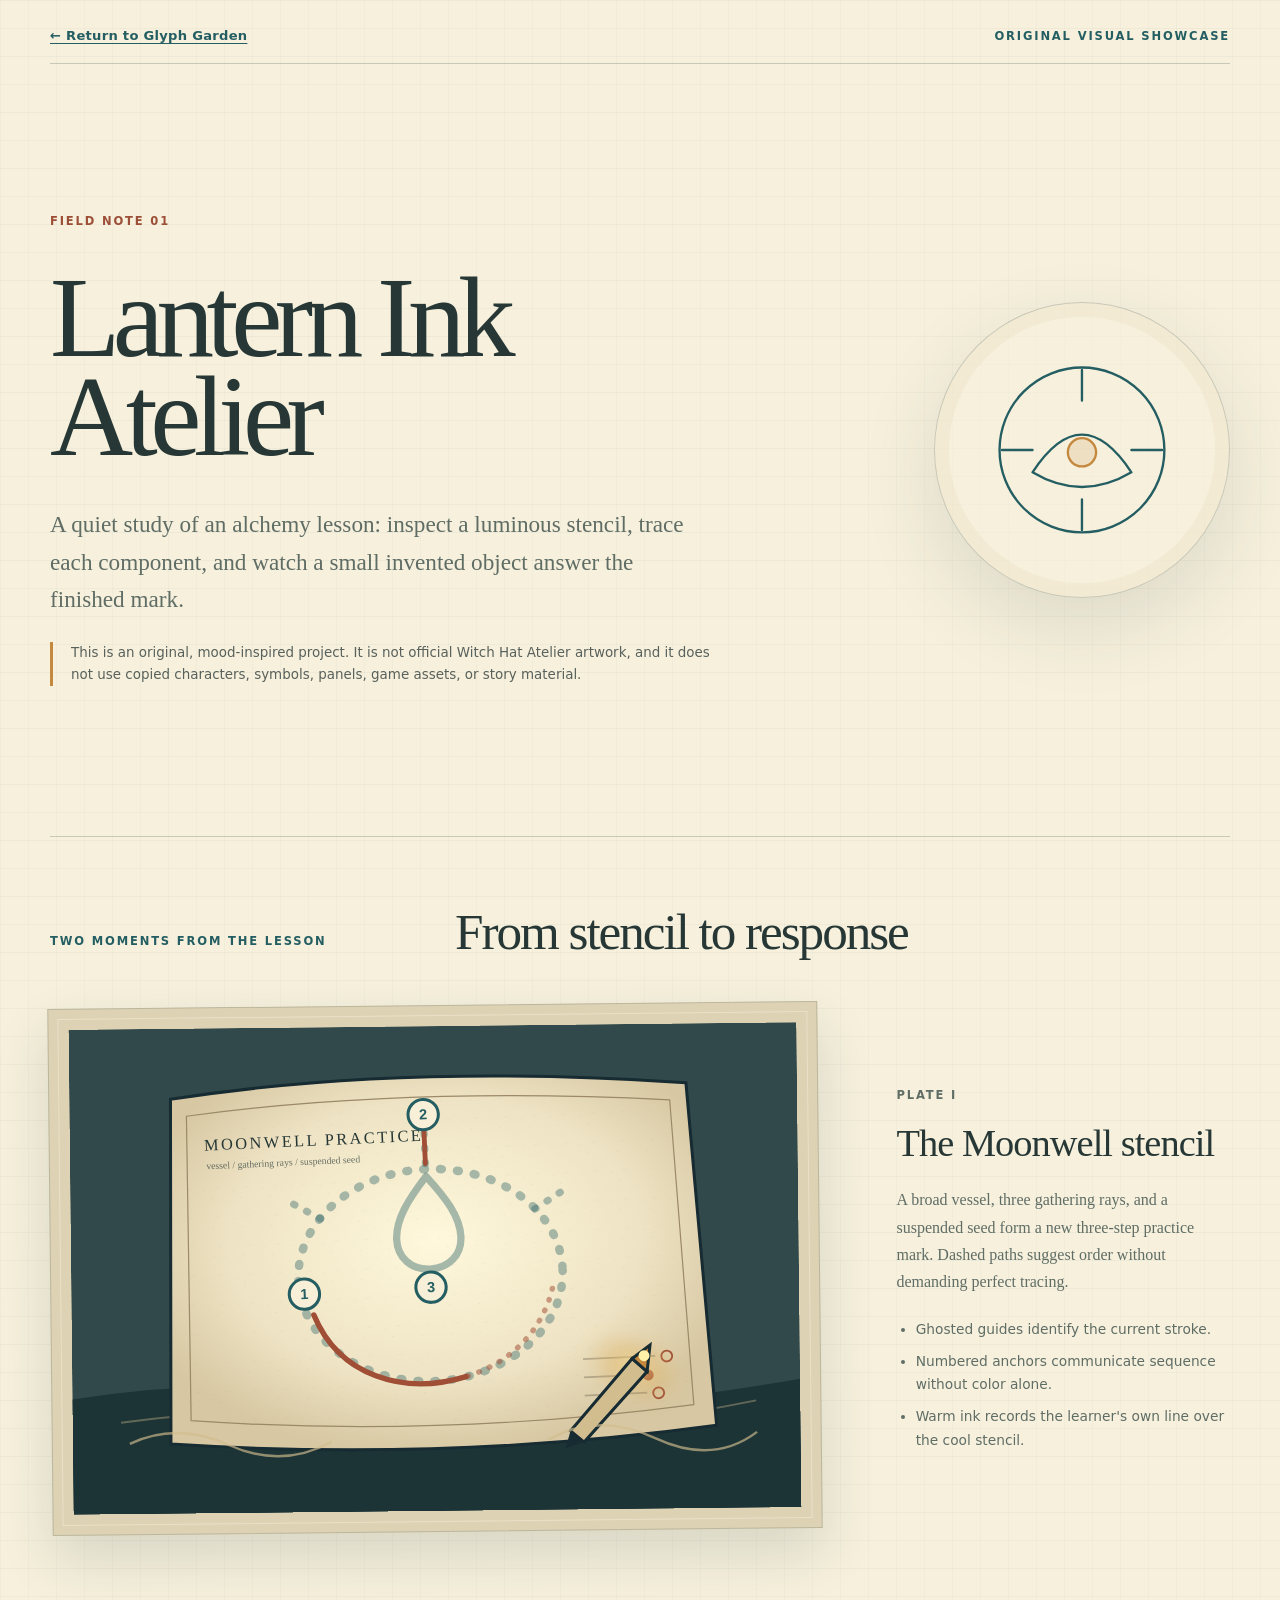
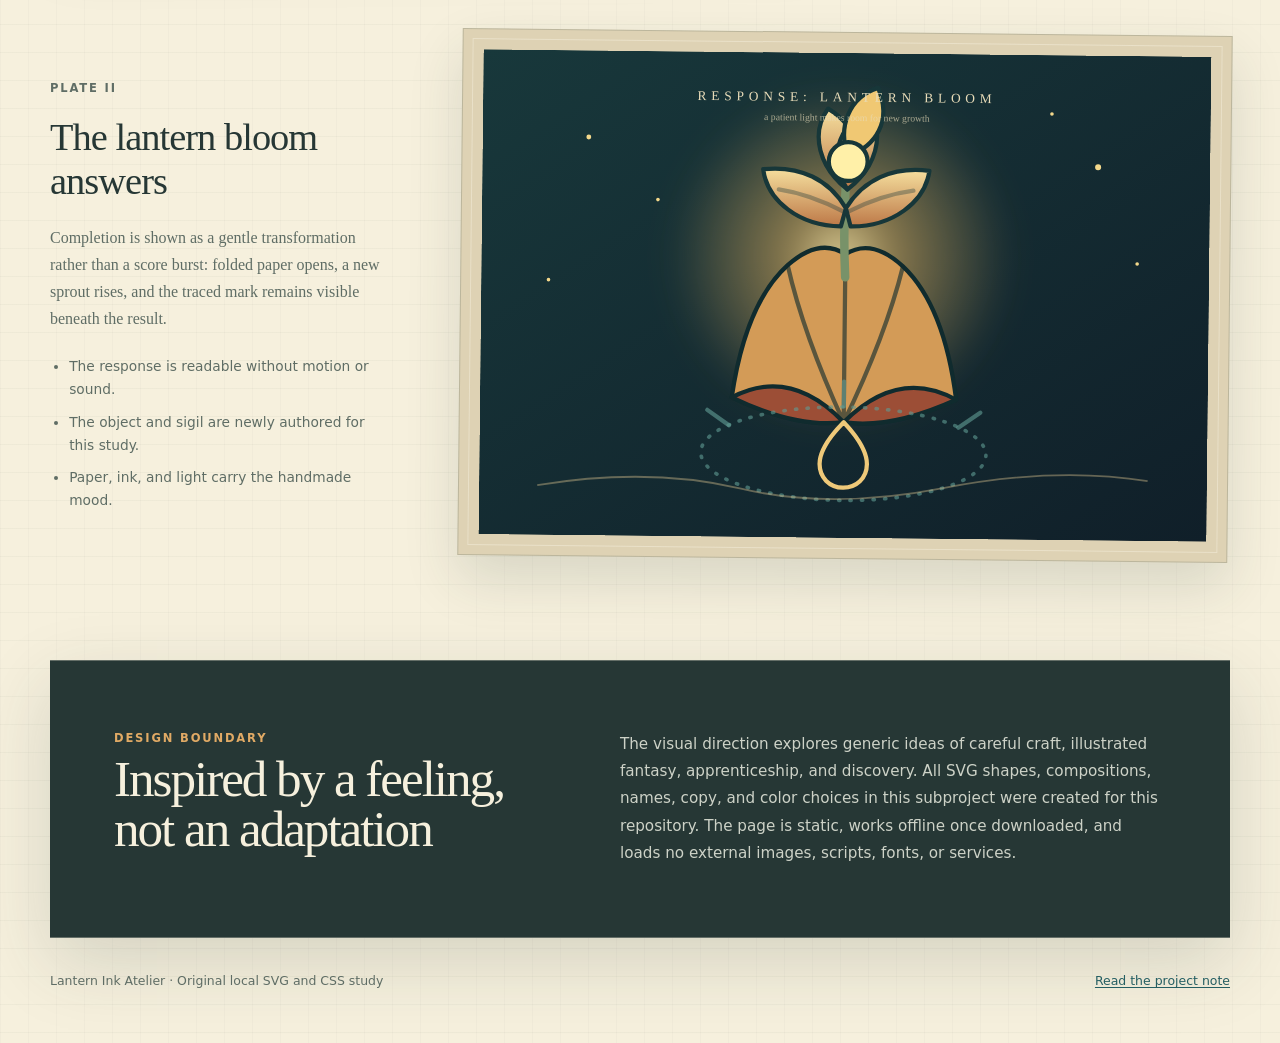
<file: projects/witch-hat-atelier/index.html>
<!doctype html>
<html lang="en">
  <head>
    <meta charset="UTF-8" />
    <meta name="viewport" content="width=device-width, initial-scale=1.0" />
    <meta name="theme-color" content="#172b32" />
    <meta
      name="description"
      content="Lantern Ink Atelier is an original static visual study of a guided alchemy-stencil experience."
    />
    <title>Lantern Ink Atelier | Original Showcase</title>
    <link rel="stylesheet" href="./styles.css" />
  </head>
  <body>
    <header class="site-header">
      <a class="back-link" href="../../index.html">&larr; Return to Glyph Garden</a>
      <p class="eyebrow">Original visual showcase</p>
    </header>

    <main>
      <section class="hero" aria-labelledby="page-title">
        <div class="hero-copy">
          <p class="chapter-mark">Field Note 01</p>
          <h1 id="page-title">Lantern Ink Atelier</h1>
          <p class="lede">
            A quiet study of an alchemy lesson: inspect a luminous stencil, trace each
            component, and watch a small invented object answer the finished mark.
          </p>
          <p class="provenance">
            This is an original, mood-inspired project. It is not official
            <cite>Witch Hat Atelier</cite> artwork, and it does not use copied characters,
            symbols, panels, game assets, or story material.
          </p>
        </div>

        <div class="hero-seal" aria-hidden="true">
          <svg viewBox="0 0 180 180" focusable="false">
            <circle cx="90" cy="90" r="70"></circle>
            <path d="M48 109 Q90 45 132 109 Q90 134 48 109Z"></path>
            <circle cx="90" cy="92" r="12"></circle>
            <path d="M90 22V48M90 132V158M22 90H48M132 90H158"></path>
          </svg>
        </div>
      </section>

      <section class="showcase" aria-labelledby="showcase-title">
        <div class="section-heading">
          <p class="eyebrow">Two moments from the lesson</p>
          <h2 id="showcase-title">From stencil to response</h2>
        </div>

        <article class="plate">
          <div class="plate-art">
            <img
              src="./assets/moonwell-stencil.svg"
              alt="An original alchemy stencil floating above a desk, with numbered paths and a glowing ink stylus."
              width="1200"
              height="800"
            />
          </div>
          <div class="plate-copy">
            <p class="plate-number">Plate I</p>
            <h3>The Moonwell stencil</h3>
            <p>
              A broad vessel, three gathering rays, and a suspended seed form a new
              three-step practice mark. Dashed paths suggest order without demanding
              perfect tracing.
            </p>
            <ul>
              <li>Ghosted guides identify the current stroke.</li>
              <li>Numbered anchors communicate sequence without color alone.</li>
              <li>Warm ink records the learner's own line over the cool stencil.</li>
            </ul>
          </div>
        </article>

        <article class="plate plate-reverse">
          <div class="plate-art">
            <img
              src="./assets/lantern-bloom-result.svg"
              alt="An original paper lantern opening into a glowing botanical bloom after an alchemy mark is completed."
              width="1200"
              height="800"
            />
          </div>
          <div class="plate-copy">
            <p class="plate-number">Plate II</p>
            <h3>The lantern bloom answers</h3>
            <p>
              Completion is shown as a gentle transformation rather than a score burst:
              folded paper opens, a new sprout rises, and the traced mark remains visible
              beneath the result.
            </p>
            <ul>
              <li>The response is readable without motion or sound.</li>
              <li>The object and sigil are newly authored for this study.</li>
              <li>Paper, ink, and light carry the handmade mood.</li>
            </ul>
          </div>
        </article>
      </section>

      <section class="notes" aria-labelledby="notes-title">
        <div>
          <p class="eyebrow">Design boundary</p>
          <h2 id="notes-title">Inspired by a feeling, not an adaptation</h2>
        </div>
        <p>
          The visual direction explores generic ideas of careful craft, illustrated
          fantasy, apprenticeship, and discovery. All SVG shapes, compositions, names,
          copy, and color choices in this subproject were created for this repository.
          The page is static, works offline once downloaded, and loads no external
          images, scripts, fonts, or services.
        </p>
      </section>
    </main>

    <footer>
      <p>Lantern Ink Atelier &middot; Original local SVG and CSS study</p>
      <a href="./README.md">Read the project note</a>
    </footer>
  </body>
</html>
</file>
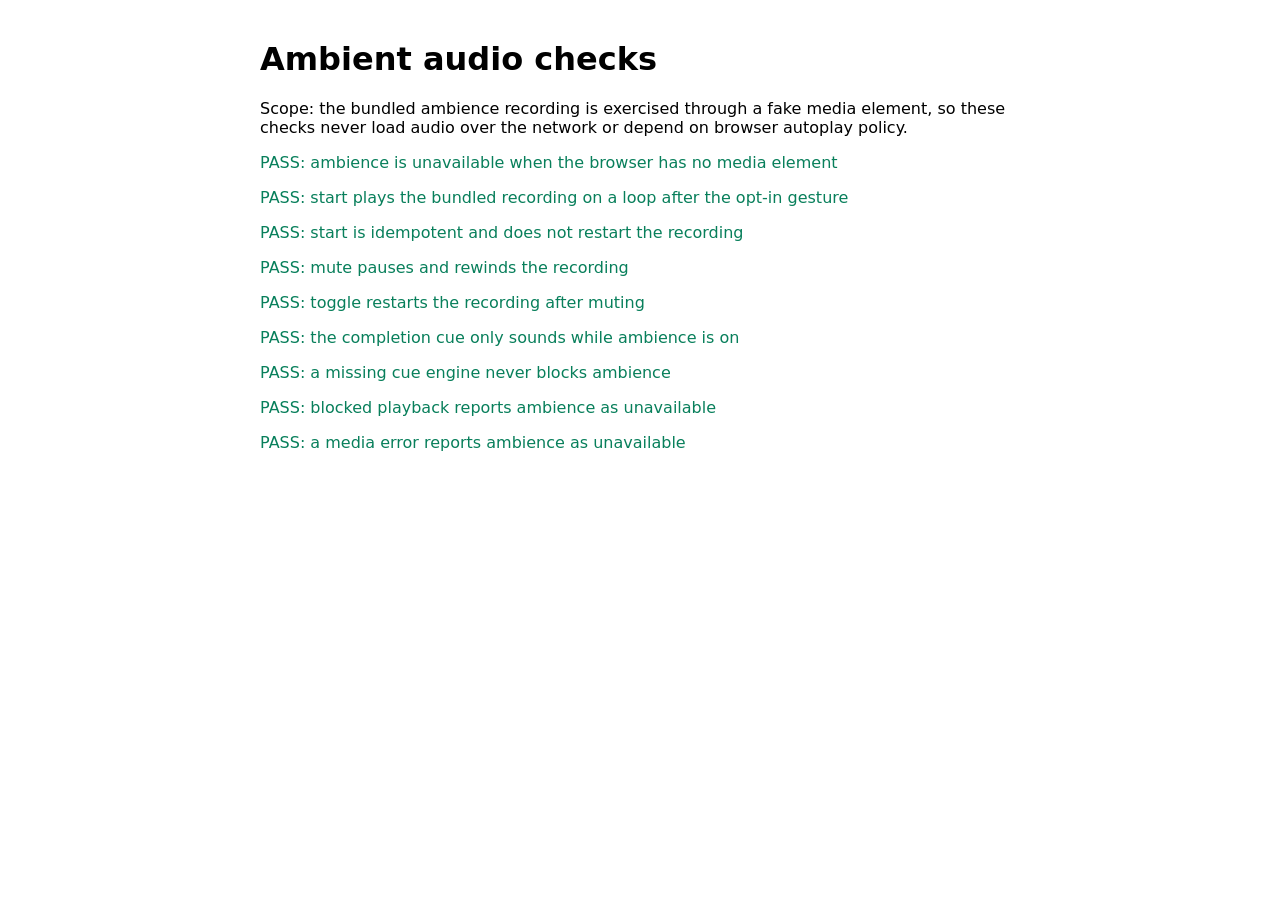
<file: tests/ambient-audio.test.html>
<!doctype html>
<html lang="en">
  <head>
    <meta charset="utf-8" />
    <title>Ambient audio checks</title>
    <style>
      body { font: 16px system-ui; max-width: 760px; margin: 40px auto; padding: 0 20px; }
      .pass { color: #087f5b; }
      .fail { color: #c92a2a; }
    </style>
  </head>
  <body>
    <h1>Ambient audio checks</h1>
    <p>
      Scope: the bundled ambience recording is exercised through a fake media element, so these
      checks never load audio over the network or depend on browser autoplay policy.
    </p>
    <div id="results"></div>
    <script type="module">
      import { createAmbientAudio } from "../src/ambient-audio.js";

      class FakeMediaElement {
        constructor({ rejectPlay = false } = {}) {
          this.src = "";
          this.loop = false;
          this.preload = "";
          this.volume = 1;
          this.currentTime = 0;
          this.playCalls = 0;
          this.pauseCalls = 0;
          this.rejectPlay = rejectPlay;
          this.listeners = new Map();
        }
        addEventListener(type, handler) {
          this.listeners.set(type, handler);
        }
        emit(type) {
          this.listeners.get(type)?.();
        }
        play() {
          this.playCalls += 1;
          return this.rejectPlay
            ? Promise.reject(new Error("blocked"))
            : Promise.resolve();
        }
        pause() {
          this.pauseCalls += 1;
        }
      }

      class FakeParam {
        setValueAtTime() {}
        linearRampToValueAtTime() {}
      }

      class FakeNode {
        constructor() {
          this.gain = new FakeParam();
          this.frequency = new FakeParam();
          this.started = 0;
          this.stopped = 0;
        }
        connect() {}
        disconnect() {}
        start() {
          this.started += 1;
        }
        stop() {
          this.stopped += 1;
        }
      }

      class FakeAudioContext {
        constructor() {
          this.currentTime = 0;
          this.destination = {};
          this.oscillators = [];
          this.closed = 0;
        }
        createGain() {
          return new FakeNode();
        }
        createOscillator() {
          const oscillator = new FakeNode();
          this.oscillators.push(oscillator);
          return oscillator;
        }
        createBiquadFilter() {
          return new FakeNode();
        }
        resume() {
          return Promise.resolve();
        }
        close() {
          this.closed += 1;
          return Promise.resolve();
        }
      }

      const results = document.querySelector("#results");
      const tests = [];
      const assert = (condition, message) => {
        if (!condition) {
          throw new Error(message);
        }
      };
      const add = (name, check) => {
        tests.push(
          Promise.resolve()
            .then(check)
            .then(
              () => ({ name, passed: true }),
              (error) => ({ name, passed: false, error }),
            ),
        );
      };
      const flush = () => new Promise((resolve) => setTimeout(resolve, 0));
      const build = (overrides = {}) => {
        const media = new FakeMediaElement(overrides.mediaOptions);
        const contexts = [];
        class TrackedContext extends FakeAudioContext {
          constructor() {
            super();
            contexts.push(this);
          }
        }
        const changes = { count: 0 };
        const audio = createAmbientAudio({
          trackUrl: "fake://ambience.mp3",
          createMediaElement: () => (overrides.noMedia ? null : media),
          AudioContextClass: overrides.noAudioContext ? null : TrackedContext,
          onChange: () => {
            changes.count += 1;
          },
        });
        return { audio, media, contexts, changes };
      };

      add("ambience is unavailable when the browser has no media element", () => {
        const { audio } = build({ noMedia: true });
        assert(!audio.available, "missing media reported as available");
        assert(!audio.start(), "unavailable ambience started");
        assert(!audio.enabled, "unavailable ambience became enabled");
      });

      add("start plays the bundled recording on a loop after the opt-in gesture", () => {
        const { audio, media } = build();
        assert(media.src === "", "the recording was requested before the opt-in gesture");
        assert(audio.available, "ambience reported as unavailable");
        assert(audio.start(), "ambience did not start");
        assert(audio.enabled, "ambience was not enabled");
        assert(media.playCalls === 1, "the recording was not played");
        assert(media.src === "fake://ambience.mp3", "the bundled recording was not attached");
        assert(media.loop, "the recording does not loop");
        assert(media.volume > 0 && media.volume < 1, "ambience is not mixed below full volume");
      });

      add("start is idempotent and does not restart the recording", () => {
        const { audio, media } = build();
        audio.start();
        audio.start();
        assert(media.playCalls === 1, "a second start restarted playback");
      });

      add("mute pauses and rewinds the recording", () => {
        const { audio, media } = build();
        audio.start();
        media.currentTime = 42;
        audio.stop();
        assert(!audio.enabled, "stop did not mute ambience");
        assert(media.pauseCalls === 1, "stop did not pause the recording");
        assert(media.currentTime === 0, "stop did not rewind the recording");
      });

      add("toggle restarts the recording after muting", () => {
        const { audio, media } = build();
        assert(audio.toggle(), "toggle did not enable ambience");
        assert(!audio.toggle(), "toggle did not disable ambience");
        assert(audio.toggle(), "toggle did not re-enable ambience");
        assert(media.playCalls === 2, "toggle did not replay the recording");
        audio.stop();
      });

      add("the completion cue only sounds while ambience is on", () => {
        const { audio, contexts } = build();
        audio.playSigilComplete();
        assert(contexts.length === 0, "the cue sounded while ambience was muted");
        audio.start();
        audio.playSigilComplete();
        assert(contexts.length === 1, "the cue did not sound");
        assert(contexts[0].oscillators.length === 3, "the cue did not play its three notes");
        audio.stop();
        assert(contexts[0].closed === 1, "stop did not release the cue context");
      });

      add("a missing cue engine never blocks ambience", () => {
        const { audio, media } = build({ noAudioContext: true });
        assert(audio.start(), "ambience did not start without an AudioContext");
        audio.playSigilComplete();
        assert(audio.enabled, "a missing cue engine disabled ambience");
        assert(media.playCalls === 1, "the recording did not play");
      });

      add("blocked playback reports ambience as unavailable", async () => {
        const { audio, changes } = build({ mediaOptions: { rejectPlay: true } });
        assert(audio.start(), "start did not accept the gesture optimistically");
        await flush();
        assert(!audio.enabled, "blocked playback stayed enabled");
        assert(!audio.available, "blocked playback stayed available");
        assert(changes.count === 1, "the failure was not reported to the UI");
      });

      add("a media error reports ambience as unavailable", () => {
        const { audio, media, changes } = build();
        audio.start();
        media.emit("error");
        assert(!audio.enabled, "a media error left ambience enabled");
        assert(!audio.available, "a media error left ambience available");
        assert(!audio.start(), "a failed ambience restarted");
        assert(changes.count === 1, "the failure was reported more than once");
      });

      const settled = await Promise.all(tests);
      results.innerHTML = settled
        .map(({ name, passed, error }) =>
          `<p class="${passed ? "pass" : "fail"}">${passed ? "PASS" : "FAIL"}: ${name}${error ? ` — ${error.message}` : ""}</p>`)
        .join("");
      document.body.dataset.status = settled.every(({ passed }) => passed) ? "passed" : "failed";
      window.__ambientAudioTestResults = settled;

      if (settled.some(({ passed }) => !passed)) {
        throw new Error("One or more ambient audio checks failed.");
      }
    </script>
  </body>
</html>
</file>
<file: projects/witch-hat-atelier/styles.css>
:root {
  color: #263735;
  background: #e9e2ce;
  font-family: Georgia, "Times New Roman", serif;
  font-synthesis: none;
  text-rendering: optimizeLegibility;
  --ink: #263735;
  --muted-ink: #5f6d65;
  --paper: #f6f0dd;
  --paper-deep: #ded2b4;
  --teal: #245e62;
  --gold: #c4893e;
  --rust: #9c4e36;
  --line: rgba(38, 55, 53, 0.22);
}

* {
  box-sizing: border-box;
}

html {
  scroll-behavior: smooth;
}

body {
  min-width: 320px;
  margin: 0;
  background:
    linear-gradient(rgba(38, 55, 53, 0.035) 1px, transparent 1px),
    linear-gradient(90deg, rgba(38, 55, 53, 0.025) 1px, transparent 1px),
    var(--paper);
  background-size: 28px 28px;
}

body::before {
  position: fixed;
  inset: 0;
  z-index: -1;
  background:
    radial-gradient(circle at 12% 10%, rgba(196, 137, 62, 0.14), transparent 30rem),
    radial-gradient(circle at 88% 35%, rgba(36, 94, 98, 0.12), transparent 34rem);
  content: "";
  pointer-events: none;
}

a {
  color: var(--teal);
  text-underline-offset: 0.2em;
}

a:hover {
  color: var(--rust);
}

a:focus-visible {
  border-radius: 3px;
  outline: 3px solid rgba(196, 137, 62, 0.65);
  outline-offset: 4px;
}

h1,
h2,
h3,
p {
  margin-top: 0;
}

h1,
h2,
h3 {
  color: var(--ink);
  font-weight: 500;
}

h1 {
  max-width: 9ch;
  margin-bottom: 0.35em;
  font-size: clamp(3.4rem, 9vw, 7.7rem);
  letter-spacing: -0.065em;
  line-height: 0.86;
}

h2 {
  margin-bottom: 0;
  font-size: clamp(2rem, 4vw, 3.6rem);
  letter-spacing: -0.04em;
  line-height: 0.98;
}

h3 {
  margin-bottom: 0.55em;
  font-size: clamp(1.65rem, 3vw, 2.6rem);
  letter-spacing: -0.025em;
}

.site-header,
main,
footer {
  width: min(1180px, calc(100% - 40px));
  margin-inline: auto;
}

.site-header {
  display: flex;
  align-items: center;
  justify-content: space-between;
  gap: 24px;
  padding: 28px 0 20px;
  border-bottom: 1px solid var(--line);
}

.back-link {
  font-family: ui-sans-serif, system-ui, sans-serif;
  font-size: 0.82rem;
  font-weight: 700;
  letter-spacing: 0.02em;
}

.eyebrow,
.chapter-mark,
.plate-number {
  font-family: ui-sans-serif, system-ui, sans-serif;
  font-size: 0.72rem;
  font-weight: 800;
  letter-spacing: 0.16em;
  text-transform: uppercase;
}

.eyebrow {
  margin-bottom: 0.6rem;
  color: var(--teal);
}

.site-header .eyebrow {
  margin-bottom: 0;
}

.hero {
  display: grid;
  min-height: 650px;
  grid-template-columns: minmax(0, 1.45fr) minmax(240px, 0.55fr);
  align-items: center;
  gap: clamp(30px, 8vw, 110px);
  padding: clamp(70px, 12vw, 150px) 0;
}

.chapter-mark {
  margin-bottom: 2.5rem;
  color: var(--rust);
}

.lede {
  max-width: 650px;
  margin-bottom: 1.5rem;
  color: var(--muted-ink);
  font-size: clamp(1.15rem, 2vw, 1.45rem);
  line-height: 1.6;
}

.provenance {
  max-width: 680px;
  margin-bottom: 0;
  padding-left: 18px;
  border-left: 3px solid var(--gold);
  color: #58615b;
  font-family: ui-sans-serif, system-ui, sans-serif;
  font-size: 0.84rem;
  line-height: 1.65;
}

.hero-seal {
  display: grid;
  aspect-ratio: 1;
  place-items: center;
  border: 1px solid var(--line);
  border-radius: 50%;
  background: rgba(246, 240, 221, 0.62);
  box-shadow:
    0 28px 80px rgba(38, 55, 53, 0.12),
    inset 0 0 0 14px rgba(196, 137, 62, 0.06);
}

.hero-seal svg {
  width: 72%;
  overflow: visible;
  fill: none;
  stroke: var(--teal);
  stroke-linecap: round;
  stroke-linejoin: round;
  stroke-width: 2;
}

.hero-seal svg circle:nth-of-type(2) {
  fill: rgba(196, 137, 62, 0.16);
  stroke: var(--gold);
}

.showcase {
  padding: 70px 0 100px;
  border-top: 1px solid var(--line);
}

.section-heading {
  display: grid;
  grid-template-columns: 0.65fr 1.35fr;
  align-items: end;
  gap: 32px;
  margin-bottom: 48px;
}

.plate {
  display: grid;
  grid-template-columns: minmax(0, 1.5fr) minmax(280px, 0.65fr);
  align-items: center;
  gap: clamp(30px, 6vw, 84px);
  margin-bottom: 100px;
}

.plate:last-child {
  margin-bottom: 0;
}

.plate-reverse {
  grid-template-columns: minmax(280px, 0.65fr) minmax(0, 1.5fr);
}

.plate-reverse .plate-art {
  order: 2;
}

.plate-art {
  position: relative;
  padding: clamp(10px, 2vw, 20px);
  border: 1px solid rgba(38, 55, 53, 0.18);
  background: var(--paper-deep);
  box-shadow: 0 24px 55px rgba(38, 55, 53, 0.14);
  transform: rotate(-0.6deg);
}

.plate-reverse .plate-art {
  transform: rotate(0.6deg);
}

.plate-art::after {
  position: absolute;
  inset: 9px;
  border: 1px solid rgba(246, 240, 221, 0.5);
  content: "";
  pointer-events: none;
}

.plate-art img {
  display: block;
  width: 100%;
  height: auto;
}

.plate-copy {
  padding-block: 24px;
}

.plate-copy p,
.plate-copy li {
  color: var(--muted-ink);
  line-height: 1.7;
}

.plate-copy ul {
  margin: 1.4rem 0 0;
  padding-left: 1.2rem;
  font-family: ui-sans-serif, system-ui, sans-serif;
  font-size: 0.86rem;
}

.plate-copy li + li {
  margin-top: 0.55rem;
}

.plate-number {
  margin-bottom: 1rem;
  color: var(--rust);
}

.notes {
  display: grid;
  grid-template-columns: 0.85fr 1.15fr;
  gap: clamp(36px, 8vw, 120px);
  padding: 70px clamp(24px, 5vw, 72px);
  border-top: 1px solid rgba(246, 240, 221, 0.3);
  border-bottom: 1px solid rgba(246, 240, 221, 0.3);
  background: var(--ink);
  box-shadow: 0 25px 70px rgba(38, 55, 53, 0.16);
}

.notes h2,
.notes p {
  color: var(--paper);
}

.notes .eyebrow {
  color: #e1aa65;
}

.notes > p {
  align-self: center;
  margin-bottom: 0;
  color: #cdd2c7;
  font-family: ui-sans-serif, system-ui, sans-serif;
  font-size: 0.95rem;
  line-height: 1.8;
}

footer {
  display: flex;
  justify-content: space-between;
  gap: 24px;
  padding: 35px 0 55px;
  color: var(--muted-ink);
  font-family: ui-sans-serif, system-ui, sans-serif;
  font-size: 0.78rem;
}

footer p {
  margin-bottom: 0;
}

@media (max-width: 800px) {
  .hero {
    min-height: auto;
    grid-template-columns: 1fr;
    padding: 75px 0 90px;
  }

  .hero-seal {
    width: min(330px, 85%);
    justify-self: center;
  }

  .section-heading,
  .notes {
    grid-template-columns: 1fr;
  }

  .plate,
  .plate-reverse {
    grid-template-columns: 1fr;
    gap: 20px;
    margin-bottom: 72px;
  }

  .plate-reverse .plate-art {
    order: 0;
  }
}

@media (max-width: 520px) {
  .site-header,
  main,
  footer {
    width: min(100% - 24px, 1180px);
  }

  .site-header {
    align-items: flex-start;
    flex-direction: column;
    gap: 10px;
  }

  h1 {
    font-size: clamp(3rem, 20vw, 5rem);
  }

  .notes {
    padding: 42px 22px;
  }

  footer {
    flex-direction: column;
  }
}

@media (prefers-reduced-motion: reduce) {
  html {
    scroll-behavior: auto;
  }
}
</file>
